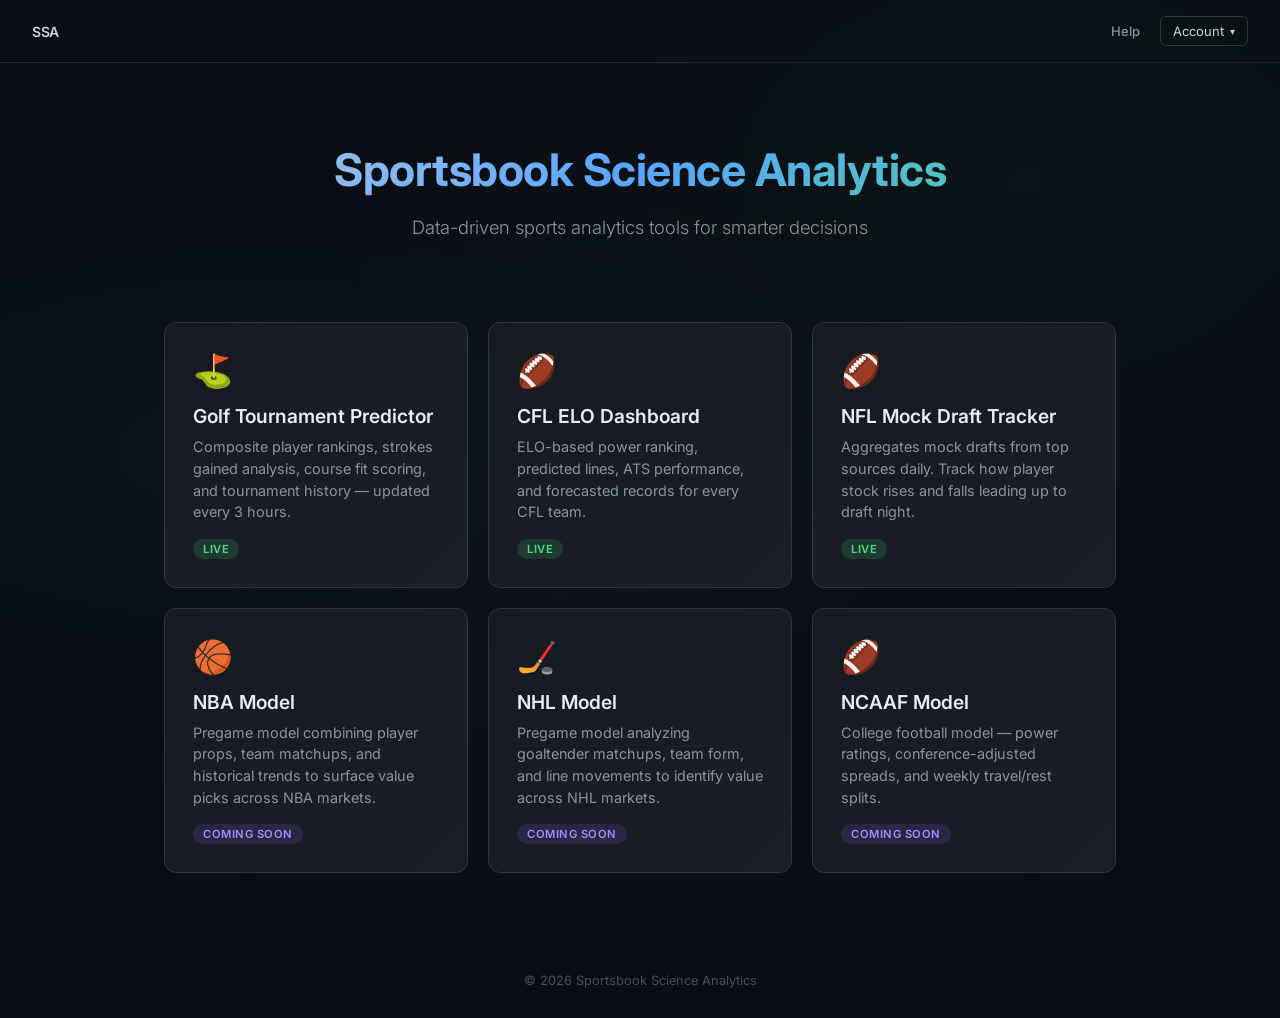
<file: index.html>
<!DOCTYPE html>
<html lang="en">
<head>
    <meta charset="UTF-8">
    <meta name="viewport" content="width=device-width, initial-scale=1.0">
    <meta name="robots" content="noindex, nofollow">
    <title>Sportsbook Science Analytics</title>
    <link rel="preconnect" href="https://fonts.googleapis.com">
    <link href="https://fonts.googleapis.com/css2?family=Inter:wght@300;400;500;600;700&display=swap" rel="stylesheet">
    <style>
        * { margin: 0; padding: 0; box-sizing: border-box; }

        body {
            font-family: 'Inter', -apple-system, BlinkMacSystemFont, sans-serif;
            background: #0a0e14;
            color: #c9d1d9;
            min-height: 100vh;
            display: flex;
            flex-direction: column;
        }

        /* Subtle animated gradient background */
        body::before {
            content: '';
            position: fixed;
            top: 0; left: 0; right: 0; bottom: 0;
            background:
                radial-gradient(ellipse at 20% 50%, rgba(56, 189, 248, 0.04) 0%, transparent 50%),
                radial-gradient(ellipse at 80% 20%, rgba(74, 222, 128, 0.03) 0%, transparent 50%),
                radial-gradient(ellipse at 50% 80%, rgba(139, 92, 246, 0.03) 0%, transparent 50%);
            z-index: -1;
        }

        header {
            text-align: center;
            padding: 80px 20px 40px;
        }

        header h1 {
            font-size: 2.8rem;
            font-weight: 700;
            letter-spacing: -0.5px;
            background: linear-gradient(135deg, #c9d1d9 0%, #58a6ff 50%, #4ade80 100%);
            -webkit-background-clip: text;
            -webkit-text-fill-color: transparent;
            background-clip: text;
            margin-bottom: 16px;
        }

        header p {
            font-size: 1.15rem;
            color: #8b949e;
            font-weight: 300;
            max-width: 500px;
            margin: 0 auto;
            line-height: 1.6;
        }

        .projects {
            display: grid;
            grid-template-columns: repeat(auto-fit, minmax(280px, 1fr));
            gap: 20px;
            max-width: 1000px;
            margin: 40px auto;
            padding: 0 24px;
            width: 100%;
        }

        .card {
            background: linear-gradient(135deg, #161b22 0%, #1a1f27 100%);
            border: 1px solid #30363d;
            border-radius: 12px;
            padding: 28px;
            transition: all 0.25s ease;
            text-decoration: none;
            color: inherit;
            display: block;
            position: relative;
            overflow: hidden;
        }

        .card:hover {
            border-color: #58a6ff;
            transform: translateY(-3px);
            box-shadow: 0 8px 30px rgba(88, 166, 255, 0.1);
        }

        .card.live:hover { border-color: #4ade80; box-shadow: 0 8px 30px rgba(74, 222, 128, 0.1); }

        .card-icon {
            font-size: 2rem;
            margin-bottom: 14px;
            display: block;
        }

        .card h2 {
            font-size: 1.2rem;
            font-weight: 600;
            color: #e6edf3;
            margin-bottom: 8px;
        }

        .card p {
            font-size: 0.9rem;
            color: #8b949e;
            line-height: 1.5;
            margin-bottom: 14px;
        }

        .card-badge {
            display: inline-block;
            font-size: 0.7rem;
            font-weight: 600;
            text-transform: uppercase;
            letter-spacing: 0.5px;
            padding: 3px 10px;
            border-radius: 20px;
        }

        .badge-live {
            background: rgba(74, 222, 128, 0.15);
            color: #4ade80;
        }

        .badge-soon {
            background: rgba(139, 92, 246, 0.15);
            color: #a78bfa;
        }

        .badge-seasonal {
            background: rgba(251, 191, 36, 0.15);
            color: #fbbf24;
        }

        footer {
            text-align: center;
            padding: 60px 20px 30px;
            margin-top: auto;
            color: #484f58;
            font-size: 0.8rem;
        }

        @media (max-width: 600px) {
            header { padding: 50px 16px 30px; }
            header h1 { font-size: 1.8rem; }
            header p { font-size: 1rem; }
            .projects { padding: 0 16px; }
        }

        /* Top bar (Help + Account on right) */
        .top-bar {
            display: flex;
            align-items: center;
            justify-content: space-between;
            padding: 16px 32px;
            border-bottom: 1px solid #21262d;
        }
        .top-bar .brand {
            font-size: 14px;
            font-weight: 600;
            color: #c9d1d9;
            letter-spacing: -0.3px;
            text-decoration: none;
        }
        .nav-right { display: flex; align-items: center; gap: 20px; }
        .nav-right a {
            color: #8b949e;
            text-decoration: none;
            font-size: 13px;
            font-weight: 500;
        }
        .nav-right a:hover { color: #c9d1d9; }
        .account-stub { position: relative; }
        .account-stub button {
            background: transparent;
            border: 1px solid #30363d;
            color: #c9d1d9;
            font: inherit;
            font-size: 13px;
            padding: 6px 12px;
            border-radius: 6px;
            cursor: pointer;
            display: flex;
            align-items: center;
            gap: 6px;
        }
        .account-stub button:hover { border-color: #4ade80; }
        .account-stub-menu {
            display: none;
            position: absolute;
            right: 0;
            top: calc(100% + 6px);
            background: #161b22;
            border: 1px solid #30363d;
            border-radius: 8px;
            min-width: 240px;
            padding: 8px 0;
            box-shadow: 0 8px 30px rgba(0, 0, 0, 0.4);
            z-index: 100;
        }
        .account-stub-menu.open { display: block; }
        .account-stub-menu .item {
            padding: 8px 16px;
            font-size: 13px;
            color: #8b949e;
            display: flex;
            justify-content: space-between;
            gap: 12px;
        }
        .account-stub-menu .item.header {
            color: #c9d1d9;
            font-weight: 600;
            border-bottom: 1px solid #21262d;
            padding-bottom: 12px;
            margin-bottom: 4px;
        }
        .account-stub-menu .item .badge {
            font-size: 11px;
            color: #6e7681;
            background: #21262d;
            padding: 2px 8px;
            border-radius: 4px;
            font-weight: 500;
        }
    </style>
</head>
<body>
    <div class="top-bar">
        <a href="https://sportsbookscienceanalytics.com" class="brand">SSA</a>
        <div class="nav-right">
            <a href="https://sportsbookscienceanalytics.com/help">Help</a>
            <div class="account-stub">
                <button id="account-btn" aria-haspopup="true" aria-expanded="false">
                    <span>Account</span>
                    <span style="font-size: 10px;">▾</span>
                </button>
                <div class="account-stub-menu" id="account-menu">
                    <div class="item header">Account features launching with paid products</div>
                    <div class="item">Active subscriptions <span class="badge">soon</span></div>
                    <div class="item">Settings <span class="badge">soon</span></div>
                    <div class="item">Sign in <span class="badge">soon</span></div>
                </div>
            </div>
        </div>
    </div>

    <header>
        <h1>Sportsbook Science Analytics</h1>
        <p>Data-driven sports analytics tools for smarter decisions</p>
    </header>

    <div class="projects">
        <a href="https://golf.sportsbookscienceanalytics.com" class="card live">
            <span class="card-icon">&#9971;</span>
            <h2>Golf Tournament Predictor</h2>
            <p>Composite player rankings, strokes gained analysis, course fit scoring, and tournament history — updated every 3 hours.</p>
            <span class="card-badge badge-live">Live</span>
        </a>

        <a href="https://cfl.sportsbookscienceanalytics.com" class="card live">
            <span class="card-icon">&#127944;</span>
            <h2>CFL ELO Dashboard</h2>
            <p>ELO-based power ranking, predicted lines, ATS performance, and forecasted records for every CFL team.</p>
            <span class="card-badge badge-live">Live</span>
        </a>

        <a href="https://nfl.sportsbookscienceanalytics.com" class="card live">
            <span class="card-icon">&#127944;</span>
            <h2>NFL Mock Draft Tracker</h2>
            <p>Aggregates mock drafts from top sources daily. Track how player stock rises and falls leading up to draft night.</p>
            <span class="card-badge badge-live">Live</span>
        </a>

        <a href="https://nba.sportsbookscienceanalytics.com" class="card">
            <span class="card-icon">&#127936;</span>
            <h2>NBA Model</h2>
            <p>Pregame model combining player props, team matchups, and historical trends to surface value picks across NBA markets.</p>
            <span class="card-badge badge-soon">Coming Soon</span>
        </a>

        <a href="https://nhl.sportsbookscienceanalytics.com" class="card">
            <span class="card-icon">&#127954;</span>
            <h2>NHL Model</h2>
            <p>Pregame model analyzing goaltender matchups, team form, and line movements to identify value across NHL markets.</p>
            <span class="card-badge badge-soon">Coming Soon</span>
        </a>

        <a href="https://ncaaf.sportsbookscienceanalytics.com" class="card">
            <span class="card-icon">&#127944;</span>
            <h2>NCAAF Model</h2>
            <p>College football model — power ratings, conference-adjusted spreads, and weekly travel/rest splits.</p>
            <span class="card-badge badge-soon">Coming Soon</span>
        </a>
    </div>

    <footer>
        &copy; 2026 Sportsbook Science Analytics
    </footer>

    <script>
        const btn = document.getElementById('account-btn');
        const menu = document.getElementById('account-menu');
        btn.addEventListener('click', (e) => {
            e.stopPropagation();
            const open = menu.classList.toggle('open');
            btn.setAttribute('aria-expanded', String(open));
        });
        document.addEventListener('click', (e) => {
            if (!menu.contains(e.target) && e.target !== btn) {
                menu.classList.remove('open');
                btn.setAttribute('aria-expanded', 'false');
            }
        });
    </script>
</body>
</html>
</file>
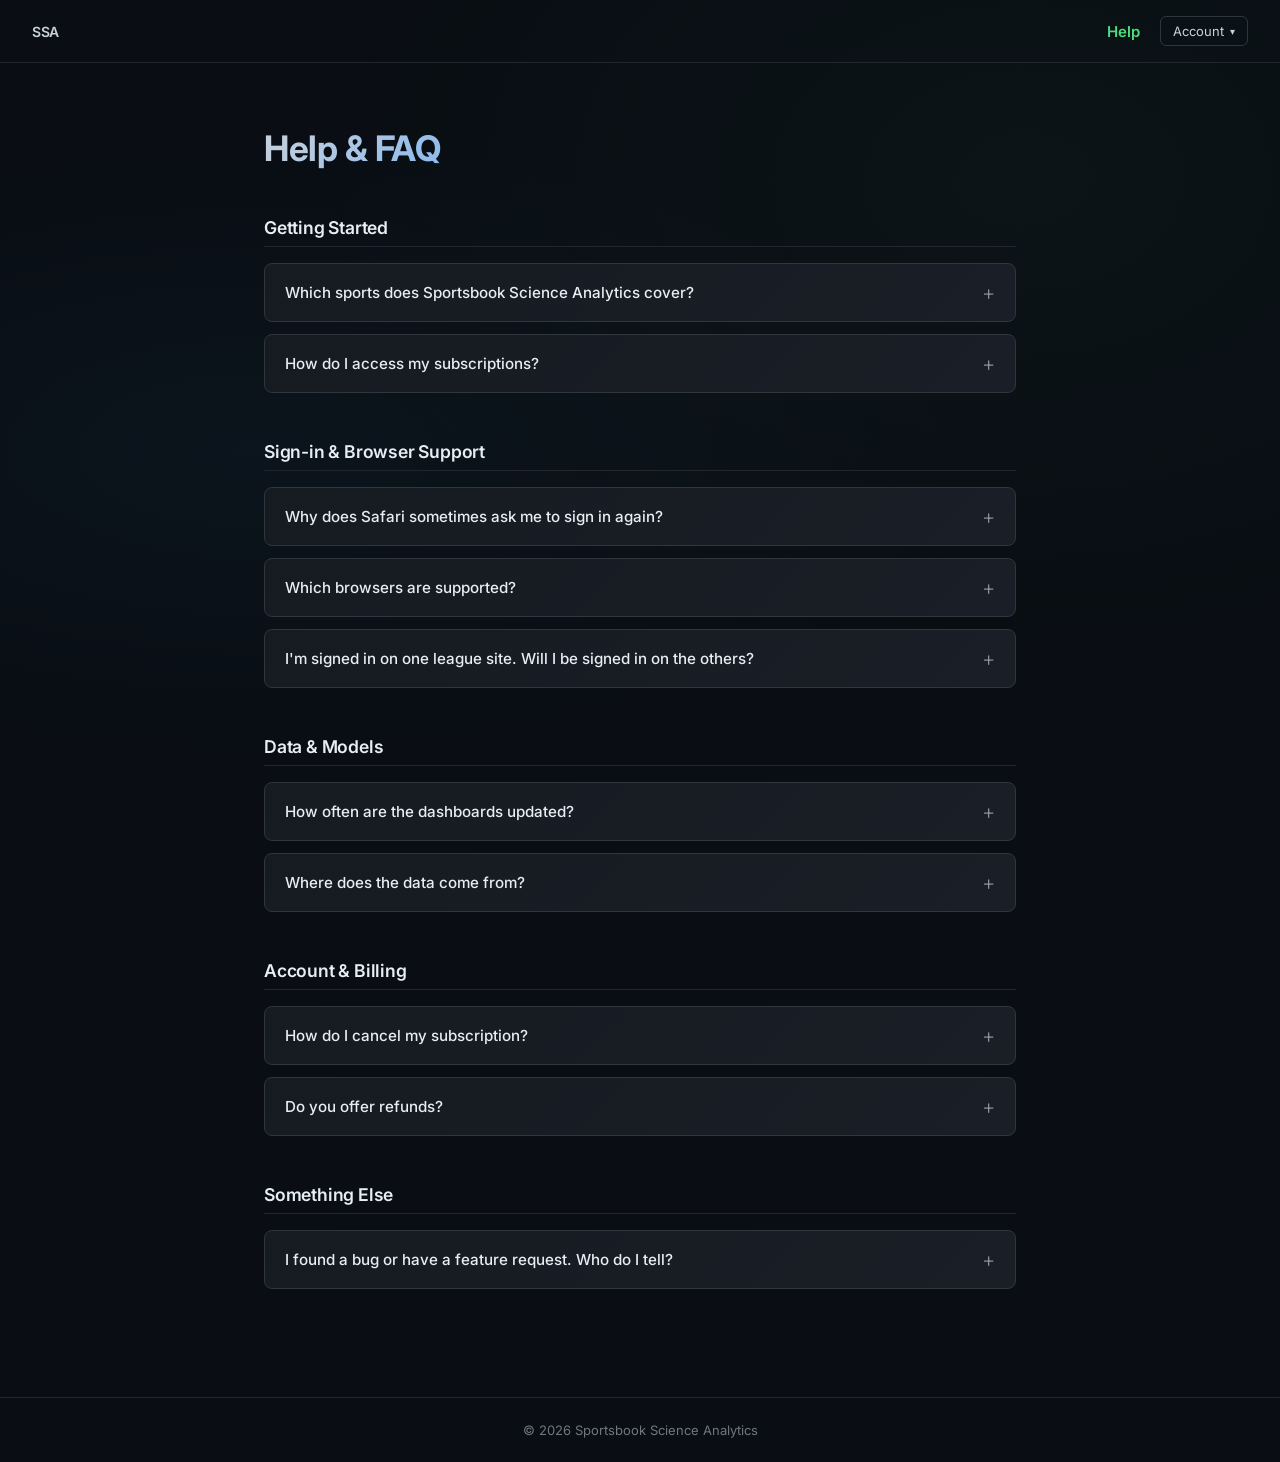
<file: help/index.html>
<!DOCTYPE html>
<html lang="en">
<head>
    <meta charset="UTF-8">
    <meta name="viewport" content="width=device-width, initial-scale=1.0">
    <meta name="robots" content="index, follow">
    <meta name="description" content="Help and FAQ for Sportsbook Science Analytics — answers to common questions about subscriptions, sign-in, supported sports, and supported browsers.">
    <title>Help — Sportsbook Science Analytics</title>
    <link rel="preconnect" href="https://fonts.googleapis.com">
    <link href="https://fonts.googleapis.com/css2?family=Inter:wght@300;400;500;600;700&display=swap" rel="stylesheet">
    <style>
        * { margin: 0; padding: 0; box-sizing: border-box; }
        body {
            font-family: 'Inter', -apple-system, BlinkMacSystemFont, sans-serif;
            background: #0a0e14;
            color: #c9d1d9;
            min-height: 100vh;
        }
        body::before {
            content: '';
            position: fixed;
            top: 0; left: 0; right: 0; bottom: 0;
            background:
                radial-gradient(ellipse at 20% 50%, rgba(56, 189, 248, 0.04) 0%, transparent 50%),
                radial-gradient(ellipse at 80% 20%, rgba(74, 222, 128, 0.03) 0%, transparent 50%);
            z-index: -1;
        }

        /* Top bar with brand + nav-right (Help + Account) */
        .top-bar {
            display: flex;
            align-items: center;
            justify-content: space-between;
            padding: 16px 32px;
            border-bottom: 1px solid #21262d;
        }
        .brand {
            font-size: 14px;
            font-weight: 600;
            color: #c9d1d9;
            letter-spacing: -0.3px;
            text-decoration: none;
        }
        .nav-right {
            display: flex;
            align-items: center;
            gap: 20px;
        }
        .nav-right a {
            color: #8b949e;
            text-decoration: none;
            font-size: 13px;
            font-weight: 500;
        }
        .nav-right a.active { color: #4ade80; font-size: 15px; font-weight: 600; }
        .nav-right a:hover { color: #c9d1d9; }
        .account-stub {
            position: relative;
        }
        .account-stub button {
            background: transparent;
            border: 1px solid #30363d;
            color: #c9d1d9;
            font: inherit;
            font-size: 13px;
            padding: 6px 12px;
            border-radius: 6px;
            cursor: pointer;
            display: flex;
            align-items: center;
            gap: 6px;
        }
        .account-stub button:hover { border-color: #4ade80; }
        .account-stub-menu {
            display: none;
            position: absolute;
            right: 0;
            top: calc(100% + 6px);
            background: #161b22;
            border: 1px solid #30363d;
            border-radius: 8px;
            min-width: 240px;
            padding: 8px 0;
            box-shadow: 0 8px 30px rgba(0, 0, 0, 0.4);
            z-index: 100;
        }
        .account-stub-menu.open { display: block; }
        .account-stub-menu .item {
            padding: 8px 16px;
            font-size: 13px;
            color: #8b949e;
            display: flex;
            justify-content: space-between;
            gap: 12px;
        }
        .account-stub-menu .item.header {
            color: #c9d1d9;
            font-weight: 600;
            border-bottom: 1px solid #21262d;
            padding-bottom: 12px;
            margin-bottom: 4px;
        }
        .account-stub-menu .item .badge {
            font-size: 11px;
            color: #6e7681;
            background: #21262d;
            padding: 2px 8px;
            border-radius: 4px;
            font-weight: 500;
        }

        main { max-width: 800px; margin: 0 auto; padding: 64px 24px 96px; }
        h1 {
            font-size: 2.2rem;
            font-weight: 700;
            letter-spacing: -0.5px;
            background: linear-gradient(135deg, #c9d1d9 0%, #58a6ff 50%, #4ade80 100%);
            -webkit-background-clip: text;
            -webkit-text-fill-color: transparent;
            background-clip: text;
            margin-bottom: 32px;
        }
        h2 {
            font-size: 1.1rem;
            font-weight: 600;
            color: #e6edf3;
            margin: 48px 0 16px;
            padding-bottom: 8px;
            border-bottom: 1px solid #21262d;
            letter-spacing: -0.2px;
        }
        details {
            border: 1px solid #30363d;
            border-radius: 8px;
            background: linear-gradient(135deg, #161b22 0%, #1a1f27 100%);
            margin-bottom: 12px;
            transition: border-color 0.2s;
        }
        details:hover { border-color: #58a6ff; }
        details[open] { border-color: #4ade80; }
        summary {
            cursor: pointer;
            padding: 16px 20px;
            font-weight: 500;
            color: #e6edf3;
            font-size: 0.95rem;
            list-style: none;
            display: flex;
            justify-content: space-between;
            align-items: center;
        }
        summary::-webkit-details-marker { display: none; }
        summary::after {
            content: '+';
            color: #8b949e;
            font-size: 1.3rem;
            font-weight: 300;
            transition: transform 0.2s;
        }
        details[open] summary::after { content: '−'; }
        details .body {
            padding: 0 20px 20px;
            color: #8b949e;
            font-size: 0.9rem;
            line-height: 1.6;
        }
        details .body code {
            background: #21262d;
            padding: 1px 6px;
            border-radius: 4px;
            font-size: 0.85em;
            color: #d2a8ff;
        }
        details .body a { color: #58a6ff; }
        details .body p + p { margin-top: 10px; }
        details .body ul { margin: 10px 0 0 24px; }
        details .body ul li { margin-bottom: 4px; }

        footer {
            text-align: center;
            padding: 24px;
            color: #6e7681;
            font-size: 13px;
            border-top: 1px solid #21262d;
        }
    </style>
</head>
<body>
    <div class="top-bar">
        <a href="https://sportsbookscienceanalytics.com" class="brand">SSA</a>
        <div class="nav-right">
            <a href="https://sportsbookscienceanalytics.com/help" class="active">Help</a>
            <div class="account-stub">
                <button id="account-btn" aria-haspopup="true" aria-expanded="false">
                    <span>Account</span>
                    <span style="font-size: 10px;">▾</span>
                </button>
                <div class="account-stub-menu" id="account-menu">
                    <div class="item header">Account features launching with paid products</div>
                    <div class="item">Active subscriptions <span class="badge">soon</span></div>
                    <div class="item">Settings <span class="badge">soon</span></div>
                    <div class="item">Sign in <span class="badge">soon</span></div>
                </div>
            </div>
        </div>
    </div>

    <main>
        <h1>Help &amp; FAQ</h1>

        <h2>Getting Started</h2>

        <details>
            <summary>Which sports does Sportsbook Science Analytics cover?</summary>
            <div class="body">
                <p>Six leagues each have their own subdomain — Golf, CFL, NFL, NBA, NHL, and NCAA Football. Golf and NFL have live dashboards today; CFL, NBA, NHL, and NCAAF are placeholders while the customer-facing products are built.</p>
                <p>The home page at <a href="https://sportsbookscienceanalytics.com">sportsbookscienceanalytics.com</a> lists every league with its current status.</p>
            </div>
        </details>

        <details>
            <summary>How do I access my subscriptions?</summary>
            <div class="body">
                <p>Account management and subscription handling are launching alongside the first paid product. For now the Account button in the nav bar is a placeholder.</p>
                <p>If you already have access to one of the live dashboards through another channel, sign in via the Google prompt that appears when you first visit that league's site.</p>
            </div>
        </details>

        <h2>Sign-in &amp; Browser Support</h2>

        <details>
            <summary>Why does Safari sometimes ask me to sign in again?</summary>
            <div class="body">
                <p>SSA stores your sign-in state in a first-party session cookie scoped to <code>sportsbookscienceanalytics.com</code>, which works in Safari with default privacy settings (including Prevent Cross-Site Tracking enabled). The cookie is set <code>HttpOnly</code> + <code>Secure</code> + <code>SameSite=Lax</code>, so Safari ITP does not interfere with it.</p>
                <p>Cases where you may still see the sign-in prompt:</p>
                <ul>
                    <li>Your 14-day session has expired — sign in again, the new session will carry across all league sites.</li>
                    <li>You're in a private browsing window (cookies don't persist between private sessions).</li>
                    <li>You've cleared cookies for <code>sportsbookscienceanalytics.com</code> or any of its subdomains.</li>
                    <li>You have a browser extension or content blocker that strips cookies aggressively.</li>
                </ul>
                <p>If sign-in fails for any other reason, contact us (link at the bottom of this page).</p>
            </div>
        </details>

        <details>
            <summary>Which browsers are supported?</summary>
            <div class="body">
                <p>Current desktop versions of Chrome, Edge, Firefox, and Safari are all supported. Mobile Chrome and Safari on iOS work as well. SSA is built with progressive enhancement — older browsers will see the dashboard but may not get the smoothest cross-league sign-in experience.</p>
            </div>
        </details>

        <details>
            <summary>I'm signed in on one league site. Will I be signed in on the others?</summary>
            <div class="body">
                <p>Yes. Sign in once on any league site and you'll be signed in automatically when you visit the others (Golf, CFL, NFL, NBA, NHL, NCAAF). A parent-domain session cookie carries your session across every <code>sportsbookscienceanalytics.com</code> subdomain — your next league visit recognizes you without a second sign-in prompt.</p>
                <p>Sessions last 14 days. After that, you'll see the sign-in prompt once more, and the new session covers the next 14 days across all leagues.</p>
            </div>
        </details>

        <h2>Data &amp; Models</h2>

        <details>
            <summary>How often are the dashboards updated?</summary>
            <div class="body">
                <p>Refresh cadence varies by league:</p>
                <ul>
                    <li><strong>Golf</strong> — every 3 hours during tournament weeks.</li>
                    <li><strong>NFL Mock Draft Tracker</strong> — once daily during draft season.</li>
                    <li><strong>CFL, NBA, NHL, NCAAF</strong> — refresh schedule will be published alongside each customer-facing product launch.</li>
                </ul>
            </div>
        </details>

        <details>
            <summary>Where does the data come from?</summary>
            <div class="body">
                <p>Each league has its own source: DataGolf for Golf, CFL.ca for CFL, a mix of public mock-draft sites for NFL, and similar public/aggregator feeds for the upcoming leagues. Specific source attribution is shown in each dashboard's footer when applicable.</p>
            </div>
        </details>

        <h2>Account &amp; Billing</h2>

        <details>
            <summary>How do I cancel my subscription?</summary>
            <div class="body">
                <p>Subscription management is launching with the first paid product. Once available, you'll be able to cancel anytime from the Account menu in the nav bar. No phone calls, no retention scripts.</p>
            </div>
        </details>

        <details>
            <summary>Do you offer refunds?</summary>
            <div class="body">
                <p>Refund policy will be published with the first paid product launch. SSA prefers a "first month free" or "satisfaction guarantee" model over a refund maze — exact terms TBD.</p>
            </div>
        </details>

        <h2>Something Else</h2>

        <details>
            <summary>I found a bug or have a feature request. Who do I tell?</summary>
            <div class="body">
                <p>Email <a href="mailto:jdwilson@sportsbookscienceanalytics.com">jdwilson@sportsbookscienceanalytics.com</a> with as much detail as possible: which league site, which browser, what you saw vs. what you expected. Screenshots help.</p>
            </div>
        </details>
    </main>

    <footer>
        &copy; 2026 Sportsbook Science Analytics
    </footer>

    <script>
        const btn = document.getElementById('account-btn');
        const menu = document.getElementById('account-menu');
        btn.addEventListener('click', (e) => {
            e.stopPropagation();
            const open = menu.classList.toggle('open');
            btn.setAttribute('aria-expanded', String(open));
        });
        document.addEventListener('click', (e) => {
            if (!menu.contains(e.target) && e.target !== btn) {
                menu.classList.remove('open');
                btn.setAttribute('aria-expanded', 'false');
            }
        });
    </script>
</body>
</html>
</file>
